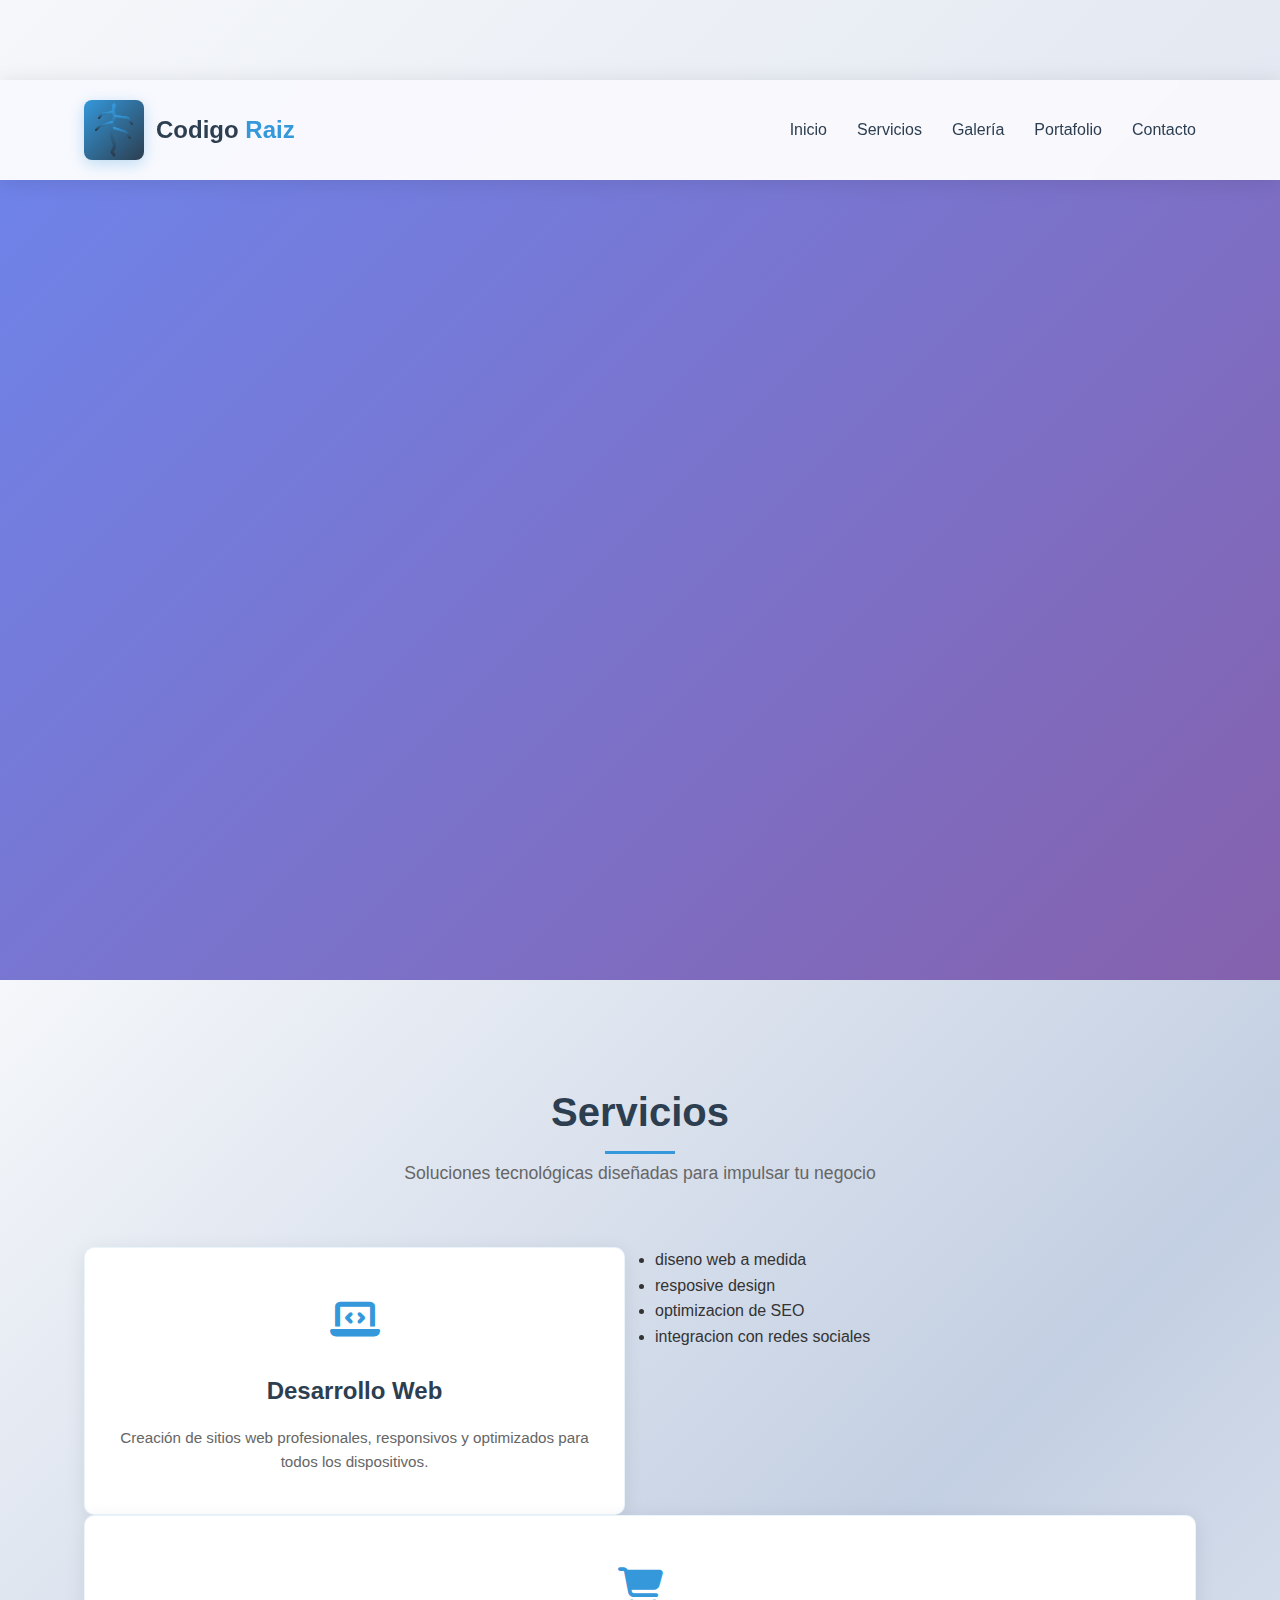
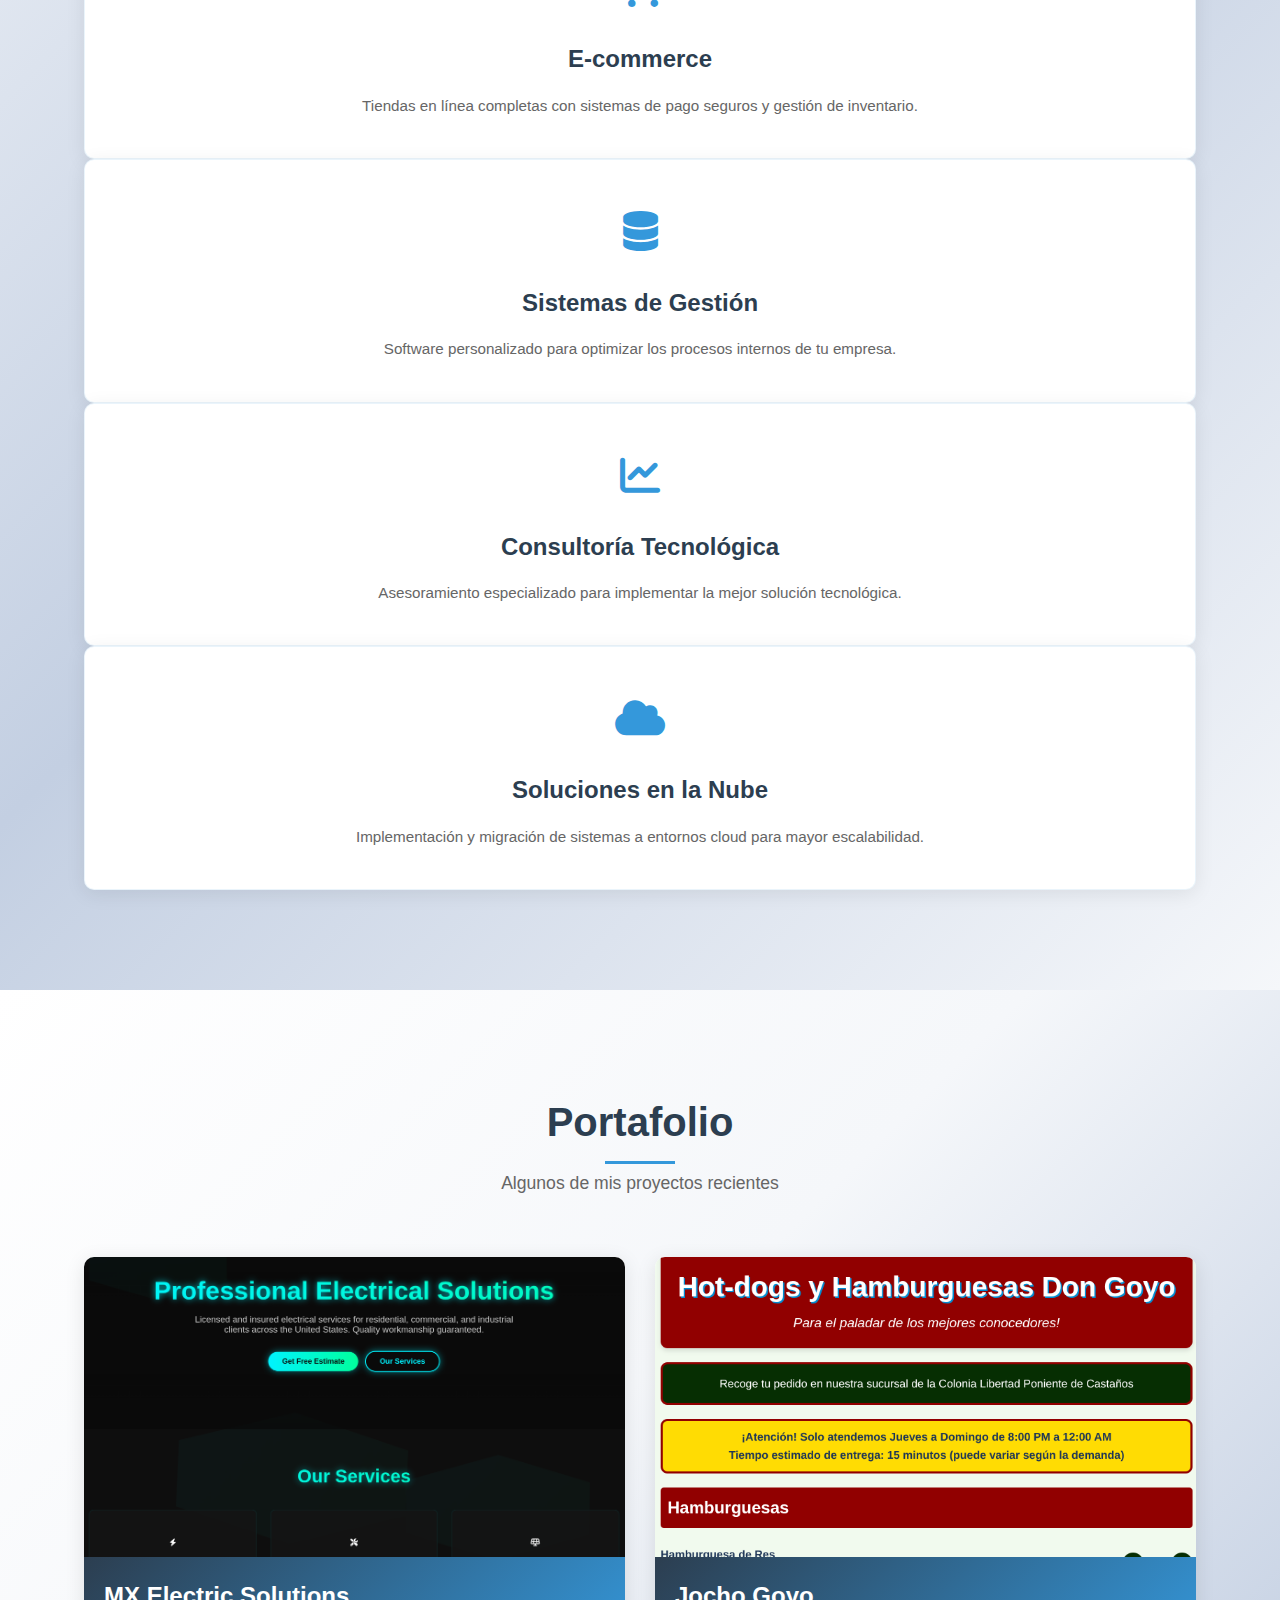
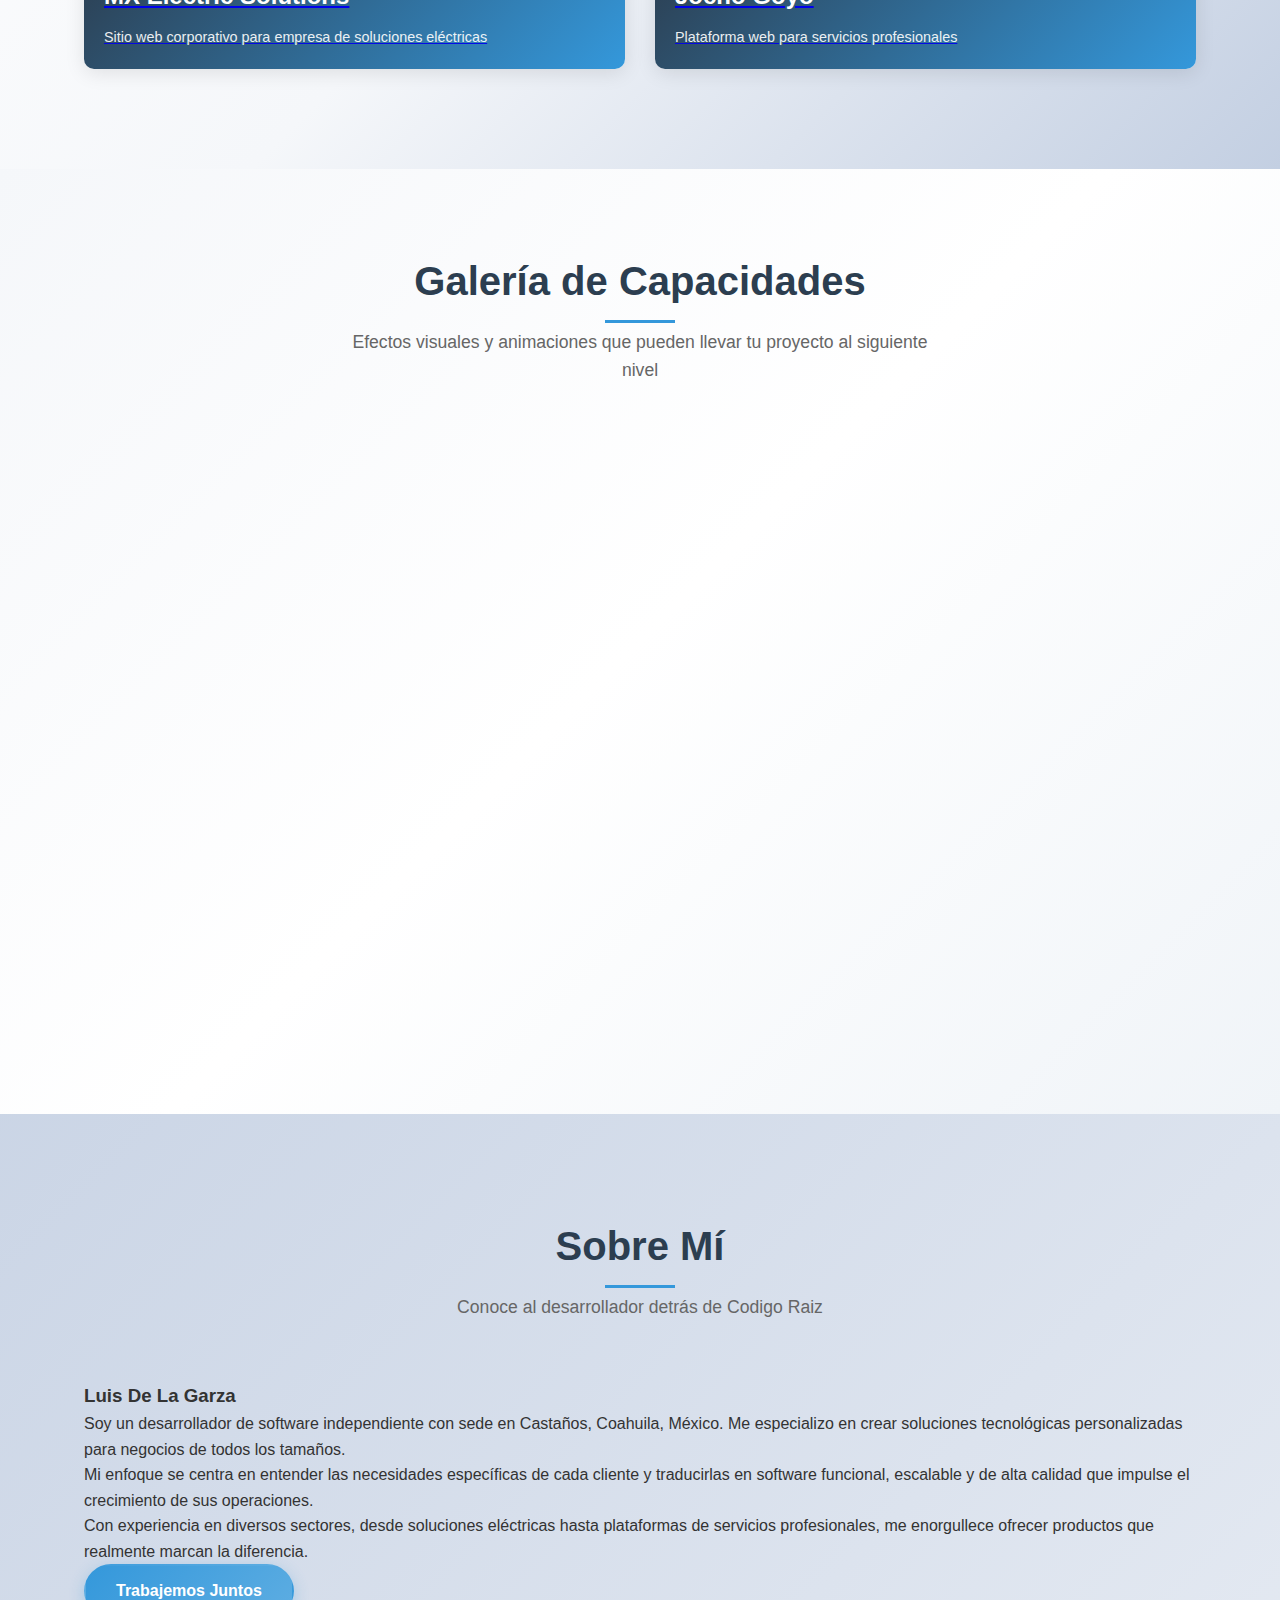
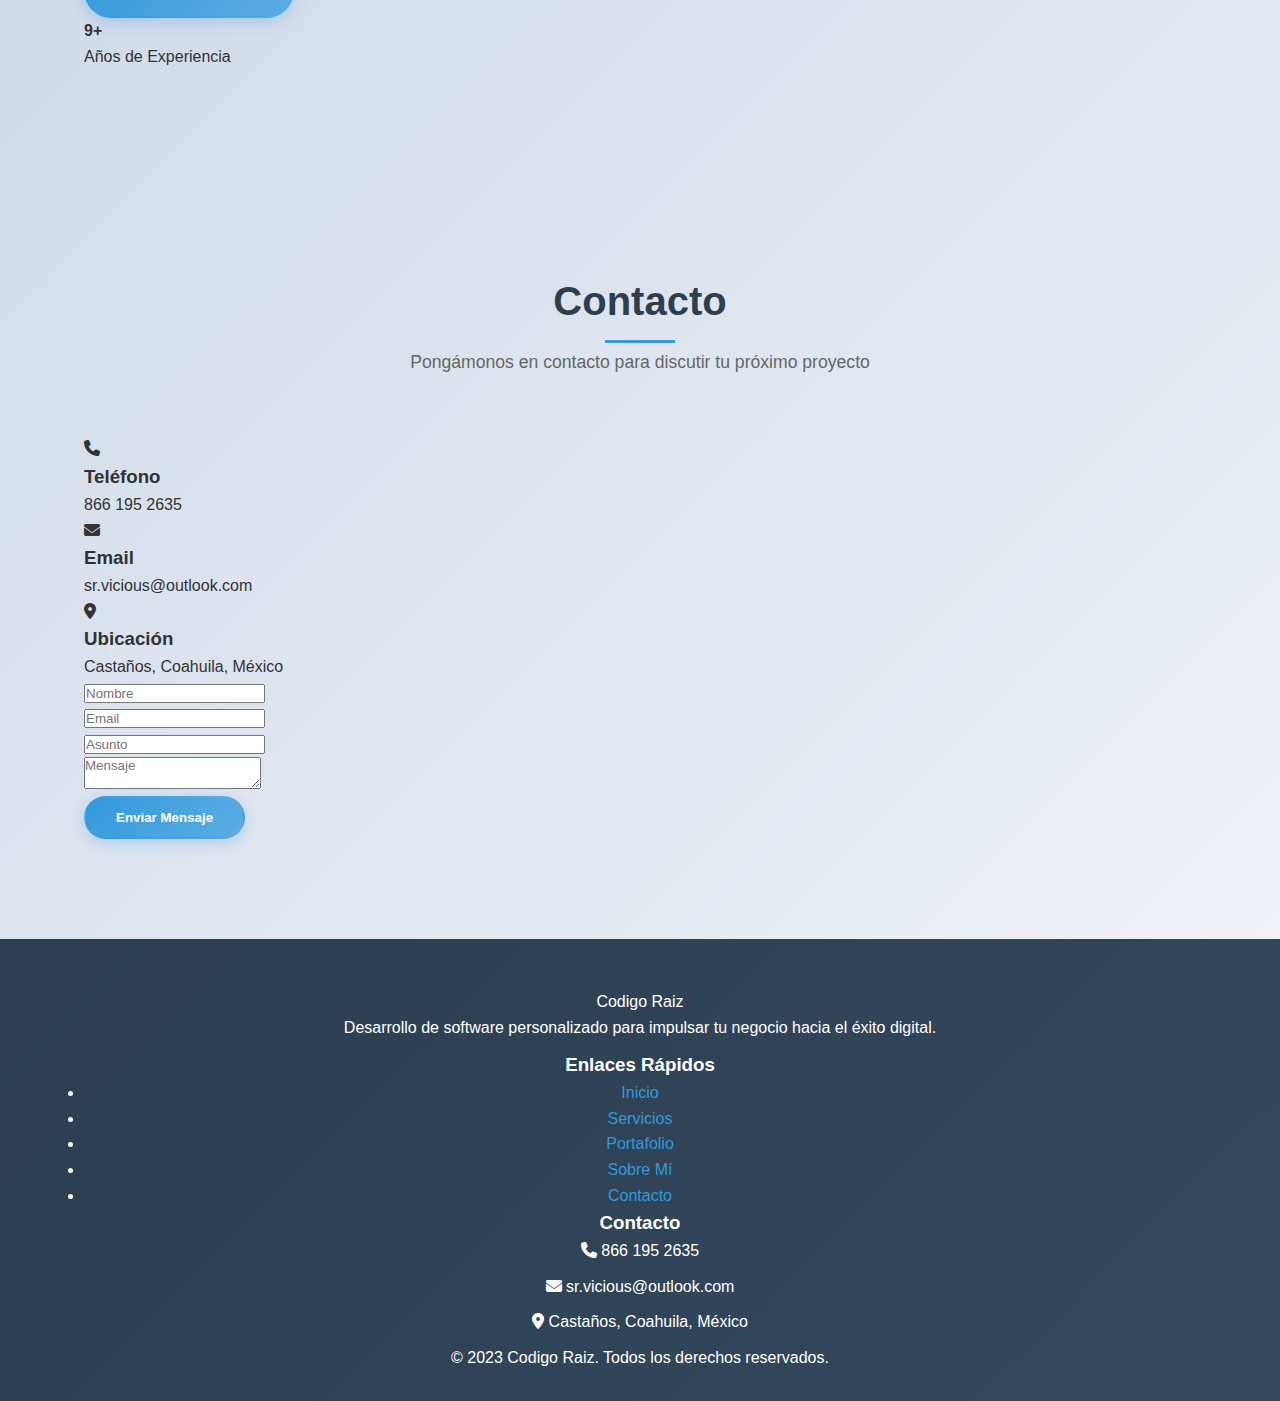
<file: index.html>
<!DOCTYPE html>
<html lang="es">
<head>
    <meta charset="UTF-8">
    <meta name="viewport" content="width=device-width, initial-scale=1.0">
    <meta name="description" content="Codigo - Raiz - Desarrollo de paginas de internet, Sitios Online, Paginas web, Software, Web Designer">
    <meta name="keywords" content="Desarrollador en Monclova, Servicios de software, Sitios Web , Creacion Programas empresas, Programas para la industria, Software Coahuila">
    <meta name="author" content="Codigo - Raiz">
    <meta property="og:title" content="Codigo - Raiz - Servicio de Software">
    <meta property="og:description" content="Profesional y de calidad servicio de Software en Monclova, Coahuila, Mexico">
    <meta property="og:image" content="https://Codigo-Raiz.online/logo.png">
    <meta property="og:url" content="https://Codigo-Raiz.online">
    <!-- Cache headers meta tags -->
    <meta http-equiv="Cache-Control" content="public, max-age=31536000, immutable">
    <meta http-equiv="Expires" content="Wed, 21 Oct 2026 07:28:00 GMT">
    <title>Codigo Raiz | Desarrollo de Software Profesional</title>
    <link rel="stylesheet" href="https://cdnjs.cloudflare.com/ajax/libs/font-awesome/6.4.0/css/all.min.css">
    <link rel="stylesheet" href="style.css">
</head>
<body>
    <!-- Header -->
    <header>
        <div class="container">
            <div class="nav-container">
                <div class="logo">
                    <svg class="logo-icon" viewBox="0 0 60 60" xmlns="http://www.w3.org/2000/svg">
                        <defs>
                            <linearGradient id="rootGradient" x1="0%" y1="0%" x2="0%" y2="100%">
                                <stop offset="0%" style="stop-color:#3498db;stop-opacity:1" />
                                <stop offset="100%" style="stop-color:#2c3e50;stop-opacity:1" />
                            </linearGradient>
                            <filter id="glow"><feGaussianBlur stdDeviation="0.5" result="coloredBlur"/><feMerge><feMergeNode in="coloredBlur"/><feMergeNode in="SourceGraphic"/></feMerge></filter>
                        </defs>
                        <polyline points="30,5 29,12 31,16 28,22 30,28 27,35 29,40 31,46 28,52 30,55" fill="none" stroke="url(#rootGradient)" stroke-width="3" stroke-linecap="round" filter="url(#glow)" class="root-line-main"/>
                        <polyline points="29,12 18,14 15,18" fill="none" stroke="url(#rootGradient)" stroke-width="2" stroke-linecap="round" filter="url(#glow)" class="root-line-left"/>
                        <polyline points="28,22 16,26 12,30" fill="none" stroke="url(#rootGradient)" stroke-width="2" stroke-linecap="round" filter="url(#glow)" class="root-line-left"/>
                        <polyline points="31,16 44,18 48,24" fill="none" stroke="url(#rootGradient)" stroke-width="2" stroke-linecap="round" filter="url(#glow)" class="root-line-right"/>
                        <polyline points="30,28 42,32 46,38" fill="none" stroke="url(#rootGradient)" stroke-width="2" stroke-linecap="round" filter="url(#glow)" class="root-line-right"/>
                    </svg>
                    <div class="logo-text">Codigo <span>Raiz</span></div>
                </div>
                <ul class="nav-links">
                    <li><a href="#inicio">Inicio</a></li>
                    <li><a href="#servicios">Servicios</a></li>
                    <li><a href="#showcase">Galería</a></li>
                    <li><a href="#portafolio">Portafolio</a></li>
                    <li><a href="#contacto">Contacto</a></li>
                </ul>
                <div class="mobile-menu">
                    <i class="fas fa-bars"></i>
                </div>
            </div>
        </div>
    </header>

    <!-- Hero Section -->
    <section class="hero" id="inicio">
        <div class="bird-container bird-container--one">
            <div class="bird bird--one"></div>
        </div>
        <div class="bird-container bird-container--two">
            <div class="bird bird--two"></div>
        </div>
        <div class="bird-container bird-container--three">
            <div class="bird bird--three"></div>
        </div>
        <div class="bird-container bird-container--four">
            <div class="bird bird--four"></div>
        </div>
        <div class="hero-content">
            <h1>Transformamos Ideas en Soluciones Digitales</h1>
            <p>Desarrollo de software a medida para pequeños y grandes negocios</p>
            <div class="hero-btns">
                <a href="#portafolio" class="btn btn-primary">Ver Proyectos</a>
                <a href="#contacto" class="btn btn-secondary">Contactar Ahora</a>
            </div>
        </div>
    </section>

    <!-- Servicios -->
    <section class="services" id="servicios">
        <div class="container">
            <div class="section-title">
                <h2>Servicios</h2>
                <p>Soluciones tecnológicas diseñadas para impulsar tu negocio</p>
            </div>
            <div class="services-grid">
                <!--servicio 1-->
                <div class="service-card" onclick="toggleServiceDetails(1)">
                    <div class="service-icon">
                        <i class="fas fa-laptop-code"></i>
                    </div>
                    <h3>Desarrollo Web</h3>
                    <p>Creación de sitios web profesionales, responsivos y optimizados para todos los dispositivos.</p>
                </div>
                <div class="service-details" id="service-details-1">
                    <ul>
                        <li>diseno web a medida</li>
                        <li>resposive design</li>
                        <li>optimizacion de SEO</li>
                        <li>integracion con redes sociales</li>
                    </ul>
                </div>
            </div>
            
                <div class="service-card">
                    <div class="service-icon">
                        <i class="fas fa-shopping-cart"></i>
                    </div>
                    <h3>E-commerce</h3>
                    <p>Tiendas en línea completas con sistemas de pago seguros y gestión de inventario.</p>
                </div>
                <div class="service-card">
                    <div class="service-icon">
                        <i class="fas fa-database"></i>
                    </div>
                    <h3>Sistemas de Gestión</h3>
                    <p>Software personalizado para optimizar los procesos internos de tu empresa.</p>
                </div>
                <div class="service-card">
                    <div class="service-icon">
                        <i class="fas fa-chart-line"></i>
                    </div>
                    <h3>Consultoría Tecnológica</h3>
                    <p>Asesoramiento especializado para implementar la mejor solución tecnológica.</p>
                </div>
                <div class="service-card">
                    <div class="service-icon">
                        <i class="fas fa-cloud"></i>
                    </div>
                    <h3>Soluciones en la Nube</h3>
                    <p>Implementación y migración de sistemas a entornos cloud para mayor escalabilidad.</p>
                </div>
            </div>
        </div>
    </section>

    <!-- Portafolio -->
    <section class="portfolio" id="portafolio">
        <div class="container">
            <div class="section-title">
                <h2>Portafolio</h2>
                <p>Algunos de mis proyectos recientes</p>
            </div>
        <div class="portfolio-grid">
            <a href="https://mxelectricsolutions.com/">
                <div class="portfolio-item">
                    <div class="portfolio-img" style="background-image: url('mxelectricsolutions.png');"></div>
                        <div class="portfolio-overlay">
                                <h3>MX Electric Solutions</h3>
                                <p>Sitio web corporativo para empresa de soluciones eléctricas</p>
                     </div>
               </div>
            </a>
            <a href="https://jochogoyo.netlify.app/">
                <div class="portfolio-item">
                     <div class="portfolio-img" style="background-image: url('jochogoyo.png');"></div>
                            <div class="portfolio-overlay">
                                <h3>Jocho Goyo</h3>
                                <p>Plataforma web para servicios profesionales</p>
                            </div>
                     </div>
                </div>
            </a>
        </div>
    </section>

    <!-- Showcase Visual Effects -->
    <section class="showcase" id="showcase">
        <div class="container">
            <div class="section-title">
                <h2>Galería de Capacidades</h2>
                <p>Efectos visuales y animaciones que pueden llevar tu proyecto al siguiente nivel</p>
            </div>
            
            <div class="showcase-grid">
                <!-- Card 1: Blue Glow -->
                <div class="showcase-card card-blue">
                    <div class="card-inner">
                        <div class="card-icon icon-blue"><i class="fas fa-cube"></i></div>
                        <h3>Interfaces 3D</h3>
                        <p>Efectos de profundidad y transformaciones 3D</p>
                    </div>
                    <div class="card-bg-effect effect-blue"></div>
                </div>
                
                <!-- Card 2: Green Glow -->
                <div class="showcase-card card-green">
                    <div class="card-inner">
                        <div class="card-icon icon-green"><i class="fas fa-waveform-lines"></i></div>
                        <h3>Ondas Animadas</h3>
                        <p>Animaciones fluidas y patrones de movimiento</p>
                    </div>
                    <div class="card-bg-effect effect-green"></div>
                </div>
                
                <!-- Card 3: Purple Glow -->
                <div class="showcase-card card-purple">
                    <div class="card-inner">
                        <div class="card-icon icon-purple"><i class="fas fa-sparkles"></i></div>
                        <h3>Partículas</h3>
                        <p>Sistemas de partículas dinámicas y ópales</p>
                    </div>
                    <div class="card-bg-effect effect-purple"></div>
                </div>
                
                <!-- Card 4: Red Glow -->
                <div class="showcase-card card-red">
                    <div class="card-inner">
                        <div class="card-icon icon-red"><i class="fas fa-bolt"></i></div>
                        <h3>Micro Interacciones</h3>
                        <p>Respuestas visuales rápidas y satisfactorias</p>
                    </div>
                    <div class="card-bg-effect effect-red"></div>
                </div>
                
                <!-- Card 5: Cyan Glow -->
                <div class="showcase-card card-cyan">
                    <div class="card-inner">
                        <div class="card-icon icon-cyan"><i class="fas fa-palette"></i></div>
                        <h3>Gradientes</h3>
                        <p>Paletas de color dinámicas y degradados sofisticados</p>
                    </div>
                    <div class="card-bg-effect effect-cyan"></div>
                </div>
                
                <!-- Card 6: Gold Glow -->
                <div class="showcase-card card-gold">
                    <div class="card-inner">
                        <div class="card-icon icon-gold"><i class="fas fa-infinity"></i></div>
                        <h3>Scroll Effects</h3>
                        <p>Efectos sincronizados con el desplazamiento</p>
                    </div>
                    <div class="card-bg-effect effect-gold"></div>
                </div>
            </div>
        </div>
    </section>

    <!-- Sobre Mí -->
    <section class="about" id="sobre-mi">
        <div class="container">
            <div class="section-title">
                <h2>Sobre Mí</h2>
                <p>Conoce al desarrollador detrás de Codigo Raiz</p>
            </div>
            <div class="about-content">
                <div class="about-text">
                    <h3>Luis De La Garza</h3>
                    <p>Soy un desarrollador de software independiente con sede en Castaños, Coahuila, México. Me especializo en crear soluciones tecnológicas personalizadas para negocios de todos los tamaños.</p>
                    <p>Mi enfoque se centra en entender las necesidades específicas de cada cliente y traducirlas en software funcional, escalable y de alta calidad que impulse el crecimiento de sus operaciones.</p>
                    <p>Con experiencia en diversos sectores, desde soluciones eléctricas hasta plataformas de servicios profesionales, me enorgullece ofrecer productos que realmente marcan la diferencia.</p>
                    <a href="#contacto" class="btn btn-primary">Trabajemos Juntos</a>
                </div>
                <div class="about-image">
                   <!-- <div class="about-img" style="background-image: url('https://images.unsplash.com/photo-1507003211169-0a1dd7228f2d?ixlib=rb-4.0.3&auto=format&fit=crop&w=800&q=80'); height: 400px; background-size: cover; background-position: center;"></div>
                    --><div class="experience-badge">
                        <h4>9+</h4>
                        <p>Años de Experiencia</p>
                    </div>
                </div>
            </div>
        </div>
    </section>

    <!-- Contacto -->
    <section class="contact" id="contacto">
        <div class="container">
            <div class="section-title">
                <h2>Contacto</h2>
                <p>Pongámonos en contacto para discutir tu próximo proyecto</p>
            </div>
            <div class="contact-info">
                <div class="contact-item">
                    <div class="contact-icon">
                        <i class="fas fa-phone"></i>
                    </div>
                    <h3>Teléfono</h3>
                    <p>866 195 2635</p>
                </div>
                <div class="contact-item">
                    <div class="contact-icon">
                        <i class="fas fa-envelope"></i>
                    </div>
                    <h3>Email</h3>
                    <p>sr.vicious@outlook.com</p>
                </div>
                <div class="contact-item">
                    <div class="contact-icon">
                        <i class="fas fa-map-marker-alt"></i>
                    </div>
                    <h3>Ubicación</h3>
                    <p>Castaños, Coahuila, México</p>
                </div>
            </div>
            <div class="contact-form">
                <form>
                    <div class="form-group">
                        <input type="text" class="form-control" placeholder="Nombre" required>
                    </div>
                    <div class="form-group">
                        <input type="email" class="form-control" placeholder="Email" required>
                    </div>
                    <div class="form-group">
                        <input type="text" class="form-control" placeholder="Asunto" required>
                    </div>
                    <div class="form-group">
                        <textarea class="form-control" placeholder="Mensaje" required></textarea>
                    </div>
                    <button type="submit" class="btn btn-primary">Enviar Mensaje</button>
                    <div id="paypal-button-container-P-6XV01885G7266931GNFTRWNI"></div>
<script src="https://www.paypal.com/sdk/js?client-id=AS1MC9Bx35ZQaDtQstjLhWgDH2rGXLVItp6FxBfW1HM0zPFgJFPMiq5ddbcuz3sPXC8zlfrvbyyZynh5&vault=true&intent=subscription" data-sdk-integration-source="button-factory"></script>
<script>
  paypal.Buttons({
      style: {
          shape: 'pill',
          color: 'blue',
          layout: 'vertical',
          label: 'subscribe'
      },
      createSubscription: function(data, actions) {
        return actions.subscription.create({
          /* Creates the subscription */
          plan_id: 'P-6XV01885G7266931GNFTRWNI'
        });
      },
      onApprove: function(data, actions) {
        alert(data.subscriptionID); // You can add optional success message for the subscriber here
      }
  }).render('#paypal-button-container-P-6XV01885G7266931GNFTRWNI'); // Renders the PayPal button
</script>
                </form>
            </div>
        </div>
    </section>

    <!-- Footer -->
    <footer>
        <div class="container">
            <div class="footer-content">
                <div class="footer-about">
                    <div class="footer-logo">Codigo <span>Raiz</span></div>
                    <p>Desarrollo de software personalizado para impulsar tu negocio hacia el éxito digital.</p>
                   <!-- <div class="social-links">
                        <a href="#"><i class="fab fa-facebook-f"></i></a>
                        <a href="#"><i class="fab fa-twitter"></i></a>
                        <a href="#"><i class="fab fa-instagram"></i></a>
                        <a href="#"><i class="fab fa-linkedin-in"></i></a>
                    </div> -->
                </div>
                <div class="footer-links">
                    <h3>Enlaces Rápidos</h3>
                    <ul>
                        <li><a href="#inicio">Inicio</a></li>
                        <li><a href="#servicios">Servicios</a></li>
                        <li><a href="#portafolio">Portafolio</a></li>
                        <li><a href="#sobre-mi">Sobre Mí</a></li>
                        <li><a href="#contacto">Contacto</a></li>
                    </ul>
                </div>
                <div class="footer-contact">
                    <h3>Contacto</h3>
                    <p><i class="fas fa-phone"></i> 866 195 2635</p>
                    <p><i class="fas fa-envelope"></i> sr.vicious@outlook.com</p>
                    <p><i class="fas fa-map-marker-alt"></i> Castaños, Coahuila, México</p>
                </div>
            </div>
            <div class="footer-bottom">
                <p>&copy; 2023 Codigo Raiz. Todos los derechos reservados.</p>
            </div>
        </div>
    </footer>

    <script src="script.js" defer></script>
</body>
</html>
</file>
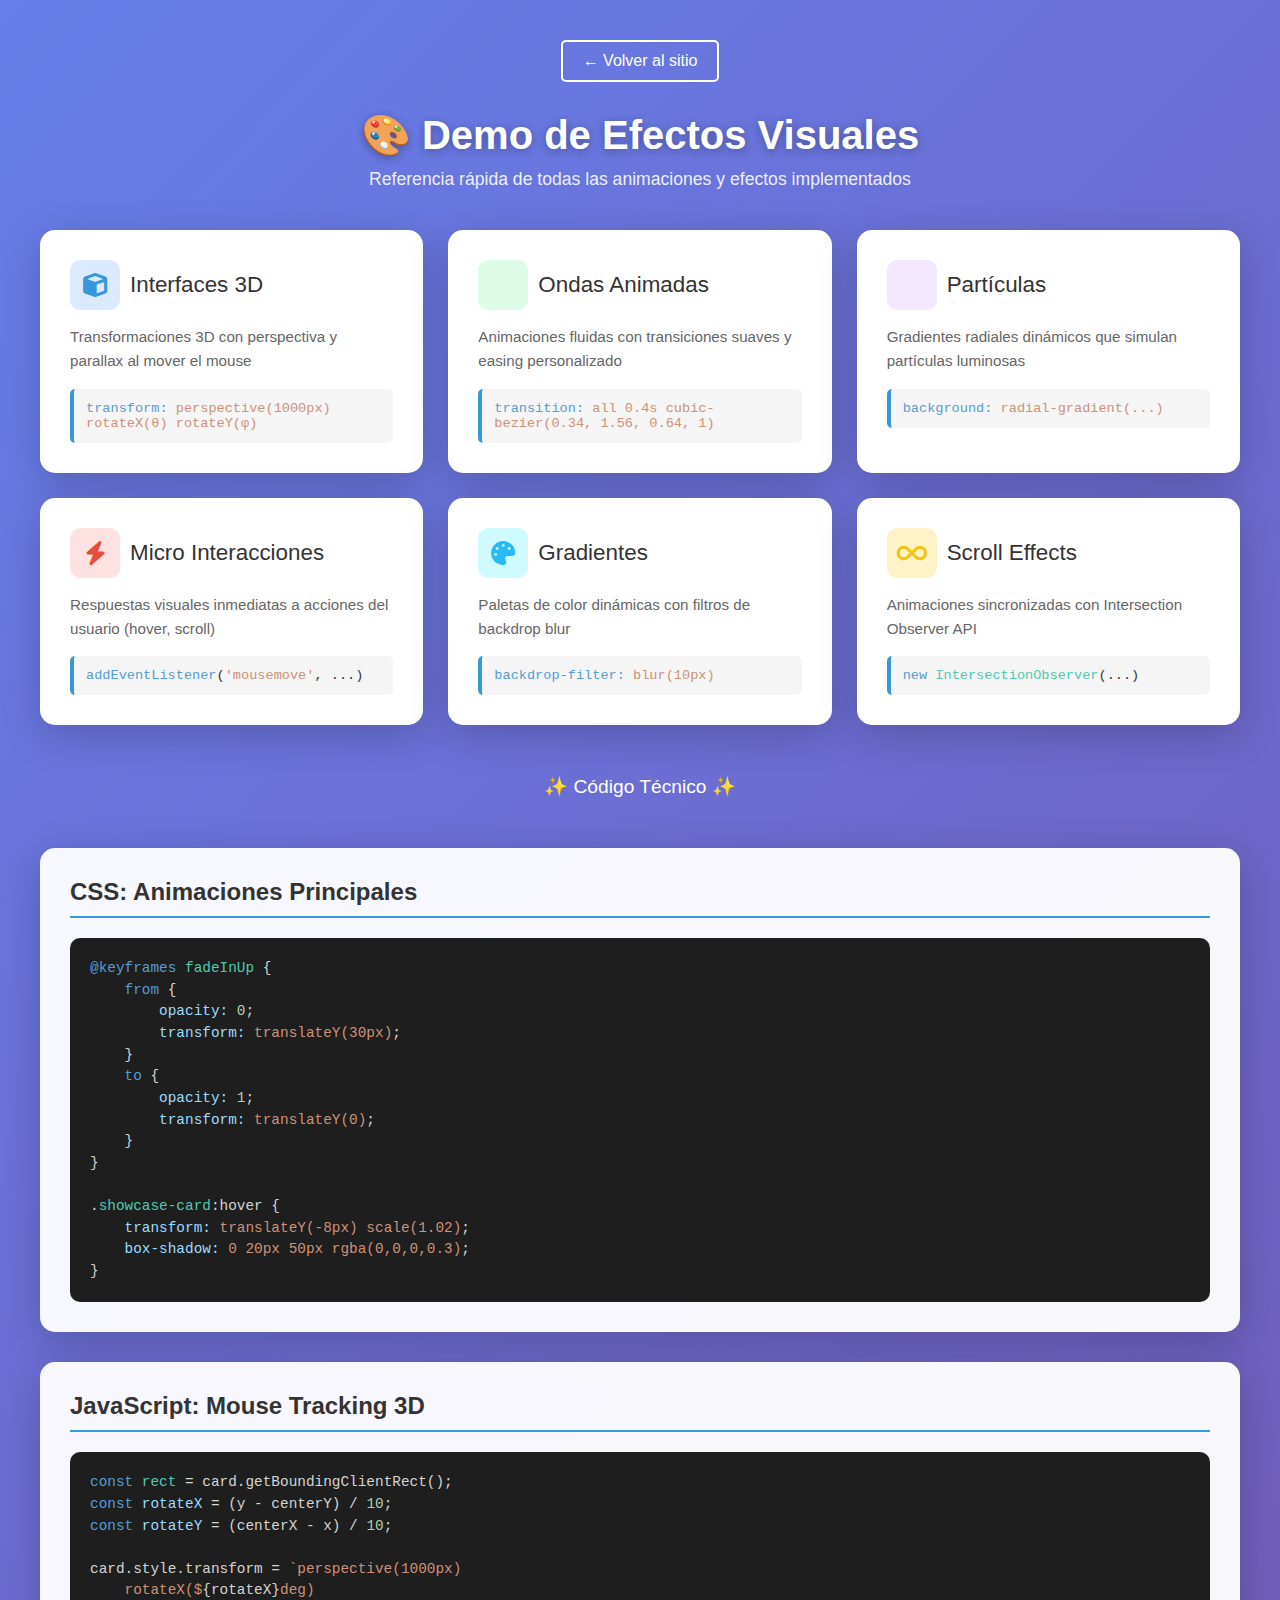
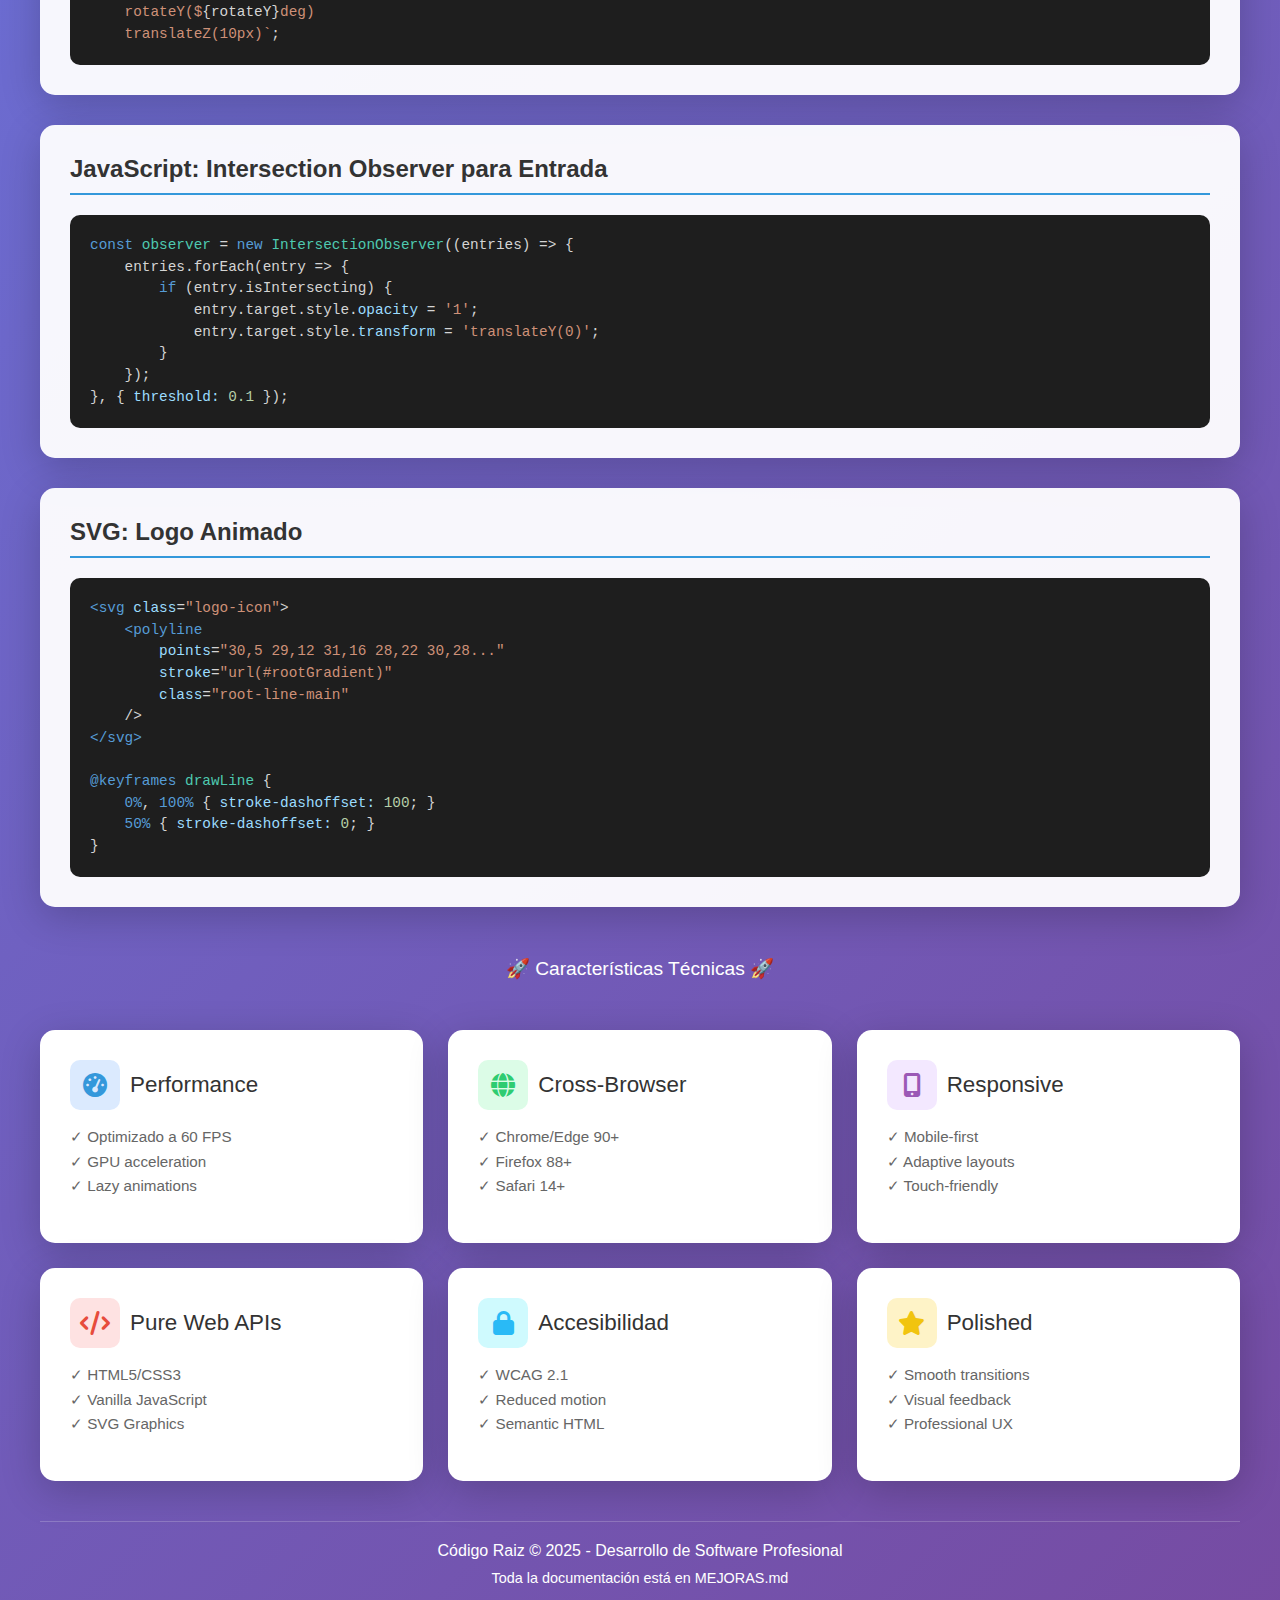
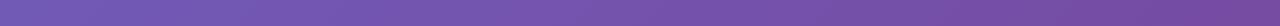
<file: DEMO-EFECTOS.html>
<!DOCTYPE html>
<html lang="es">
<head>
    <meta charset="UTF-8">
    <meta name="viewport" content="width=device-width, initial-scale=1.0">
    <title>Demo - Efectos Visuales | Codigo Raiz</title>
    <link rel="stylesheet" href="https://cdnjs.cloudflare.com/ajax/libs/font-awesome/6.4.0/css/all.min.css">
    <style>
        * {
            margin: 0;
            padding: 0;
            box-sizing: border-box;
        }

        body {
            font-family: 'Segoe UI', Tahoma, Geneva, Verdana, sans-serif;
            background: linear-gradient(135deg, #667eea 0%, #764ba2 100%);
            min-height: 100vh;
            padding: 40px 20px;
        }

        .container {
            max-width: 1200px;
            margin: 0 auto;
        }

        h1 {
            text-align: center;
            color: white;
            margin-bottom: 10px;
            font-size: 2.5rem;
            text-shadow: 0 2px 10px rgba(0,0,0,0.3);
        }

        .subtitle {
            text-align: center;
            color: rgba(255,255,255,0.9);
            margin-bottom: 40px;
            font-size: 1.1rem;
        }

        .effects-grid {
            display: grid;
            grid-template-columns: repeat(auto-fit, minmax(300px, 1fr));
            gap: 25px;
            margin-bottom: 40px;
        }

        .effect-card {
            background: white;
            border-radius: 15px;
            padding: 30px;
            box-shadow: 0 10px 40px rgba(0,0,0,0.2);
            transition: all 0.4s cubic-bezier(0.34, 1.56, 0.64, 1);
            position: relative;
            overflow: hidden;
        }

        .effect-card::before {
            content: '';
            position: absolute;
            top: 0;
            left: -100%;
            width: 100%;
            height: 100%;
            background: linear-gradient(90deg, transparent, rgba(255,255,255,0.3), transparent);
            transition: left 0.5s;
        }

        .effect-card:hover::before {
            left: 100%;
        }

        .effect-card:hover {
            transform: translateY(-8px) scale(1.02);
            box-shadow: 0 20px 60px rgba(0,0,0,0.3);
        }

        .effect-title {
            font-size: 1.4rem;
            color: #333;
            margin-bottom: 15px;
            display: flex;
            align-items: center;
            gap: 10px;
        }

        .effect-icon {
            width: 50px;
            height: 50px;
            display: flex;
            align-items: center;
            justify-content: center;
            border-radius: 10px;
            font-size: 24px;
        }

        .icon-blue {
            background: #dbeafe;
            color: #3498db;
        }

        .icon-green {
            background: #dcfce7;
            color: #2ecc71;
        }

        .icon-purple {
            background: #f3e8ff;
            color: #9b59b6;
        }

        .icon-red {
            background: #fee2e2;
            color: #e74c3c;
        }

        .icon-cyan {
            background: #cffafe;
            color: #29baf6;
        }

        .icon-gold {
            background: #fef3c7;
            color: #f1c40f;
        }

        .effect-desc {
            color: #666;
            font-size: 0.95rem;
            line-height: 1.6;
            margin-bottom: 15px;
        }

        .code-block {
            background: #f5f5f5;
            border-left: 4px solid #3498db;
            padding: 12px;
            border-radius: 5px;
            font-family: 'Courier New', monospace;
            font-size: 0.85rem;
            overflow-x: auto;
            color: #333;
        }

        .section-divider {
            text-align: center;
            margin: 50px 0;
            font-size: 1.2rem;
            color: white;
        }

        .code-section {
            background: rgba(255,255,255,0.95);
            border-radius: 15px;
            padding: 30px;
            margin-bottom: 30px;
            box-shadow: 0 10px 40px rgba(0,0,0,0.2);
        }

        .code-section h2 {
            color: #333;
            margin-bottom: 20px;
            padding-bottom: 10px;
            border-bottom: 2px solid #3498db;
        }

        pre {
            background: #1e1e1e;
            color: #d4d4d4;
            padding: 20px;
            border-radius: 10px;
            overflow-x: auto;
            font-size: 0.9rem;
            line-height: 1.5;
        }

        .highlight {
            color: #4ec9b0;
        }

        .keyword {
            color: #569cd6;
        }

        .string {
            color: #ce9178;
        }

        .property {
            color: #9cdcfe;
        }

        .value {
            color: #b5cea8;
        }

        .footer {
            text-align: center;
            color: white;
            margin-top: 40px;
            padding-top: 20px;
            border-top: 1px solid rgba(255,255,255,0.2);
        }

        .back-link {
            text-align: center;
            margin-bottom: 30px;
        }

        .back-link a {
            color: white;
            text-decoration: none;
            padding: 10px 20px;
            border: 2px solid white;
            border-radius: 5px;
            transition: all 0.3s;
            display: inline-block;
        }

        .back-link a:hover {
            background: white;
            color: #667eea;
        }

        @media (max-width: 768px) {
            h1 {
                font-size: 2rem;
            }

            .effects-grid {
                grid-template-columns: 1fr;
            }

            .code-section {
                padding: 20px;
            }

            pre {
                font-size: 0.8rem;
            }
        }
    </style>
</head>
<body>
    <div class="container">
        <div class="back-link">
            <a href="index.html">← Volver al sitio</a>
        </div>

        <h1>🎨 Demo de Efectos Visuales</h1>
        <p class="subtitle">Referencia rápida de todas las animaciones y efectos implementados</p>

        <!-- Showcase Effects -->
        <div class="effects-grid">
            <div class="effect-card">
                <div class="effect-title">
                    <div class="effect-icon icon-blue"><i class="fas fa-cube"></i></div>
                    <span>Interfaces 3D</span>
                </div>
                <p class="effect-desc">Transformaciones 3D con perspectiva y parallax al mover el mouse</p>
                <div class="code-block">
                    <span class="keyword">transform:</span> <span class="string">perspective(1000px) rotateX(θ) rotateY(φ)</span>
                </div>
            </div>

            <div class="effect-card">
                <div class="effect-title">
                    <div class="effect-icon icon-green"><i class="fas fa-waveform-lines"></i></div>
                    <span>Ondas Animadas</span>
                </div>
                <p class="effect-desc">Animaciones fluidas con transiciones suaves y easing personalizado</p>
                <div class="code-block">
                    <span class="keyword">transition:</span> <span class="string">all 0.4s cubic-bezier(0.34, 1.56, 0.64, 1)</span>
                </div>
            </div>

            <div class="effect-card">
                <div class="effect-title">
                    <div class="effect-icon icon-purple"><i class="fas fa-sparkles"></i></div>
                    <span>Partículas</span>
                </div>
                <p class="effect-desc">Gradientes radiales dinámicos que simulan partículas luminosas</p>
                <div class="code-block">
                    <span class="keyword">background:</span> <span class="string">radial-gradient(...)</span>
                </div>
            </div>

            <div class="effect-card">
                <div class="effect-title">
                    <div class="effect-icon icon-red"><i class="fas fa-bolt"></i></div>
                    <span>Micro Interacciones</span>
                </div>
                <p class="effect-desc">Respuestas visuales inmediatas a acciones del usuario (hover, scroll)</p>
                <div class="code-block">
                    <span class="keyword">addEventListener</span>(<span class="string">'mousemove'</span>, ...)
                </div>
            </div>

            <div class="effect-card">
                <div class="effect-title">
                    <div class="effect-icon icon-cyan"><i class="fas fa-palette"></i></div>
                    <span>Gradientes</span>
                </div>
                <p class="effect-desc">Paletas de color dinámicas con filtros de backdrop blur</p>
                <div class="code-block">
                    <span class="keyword">backdrop-filter:</span> <span class="string">blur(10px)</span>
                </div>
            </div>

            <div class="effect-card">
                <div class="effect-title">
                    <div class="effect-icon icon-gold"><i class="fas fa-infinity"></i></div>
                    <span>Scroll Effects</span>
                </div>
                <p class="effect-desc">Animaciones sincronizadas con Intersection Observer API</p>
                <div class="code-block">
                    <span class="keyword">new</span> <span class="highlight">IntersectionObserver</span>(...)
                </div>
            </div>
        </div>

        <div class="section-divider">✨ Código Técnico ✨</div>

        <!-- CSS Code Section -->
        <div class="code-section">
            <h2>CSS: Animaciones Principales</h2>
            <pre><span class="keyword">@keyframes</span> <span class="highlight">fadeInUp</span> {
    <span class="keyword">from</span> {
        <span class="property">opacity:</span> <span class="value">0</span>;
        <span class="property">transform:</span> <span class="string">translateY(30px)</span>;
    }
    <span class="keyword">to</span> {
        <span class="property">opacity:</span> <span class="value">1</span>;
        <span class="property">transform:</span> <span class="string">translateY(0)</span>;
    }
}

.<span class="highlight">showcase-card</span>:hover {
    <span class="property">transform:</span> <span class="string">translateY(-8px) scale(1.02)</span>;
    <span class="property">box-shadow:</span> <span class="string">0 20px 50px rgba(0,0,0,0.3)</span>;
}</pre>
        </div>

        <!-- JavaScript Code Section -->
        <div class="code-section">
            <h2>JavaScript: Mouse Tracking 3D</h2>
            <pre><span class="keyword">const</span> <span class="highlight">rect</span> = card.getBoundingClientRect();
<span class="keyword">const</span> <span class="property">rotateX</span> = (y - centerY) / <span class="value">10</span>;
<span class="keyword">const</span> <span class="property">rotateY</span> = (centerX - x) / <span class="value">10</span>;

card.style.transform = <span class="string">`perspective(1000px) 
    rotateX($</span>{rotateX}<span class="string">deg) 
    rotateY($</span>{rotateY}<span class="string">deg) 
    translateZ(10px)`</span>;</pre>
        </div>

        <!-- Intersection Observer Section -->
        <div class="code-section">
            <h2>JavaScript: Intersection Observer para Entrada</h2>
            <pre><span class="keyword">const</span> <span class="highlight">observer</span> = <span class="keyword">new</span> <span class="highlight">IntersectionObserver</span>((entries) => {
    entries.forEach(entry => {
        <span class="keyword">if</span> (entry.isIntersecting) {
            entry.target.style.<span class="property">opacity</span> = <span class="string">'1'</span>;
            entry.target.style.<span class="property">transform</span> = <span class="string">'translateY(0)'</span>;
        }
    });
}, { <span class="property">threshold:</span> <span class="value">0.1</span> });</pre>
        </div>

        <!-- Logo Animation Section -->
        <div class="code-section">
            <h2>SVG: Logo Animado</h2>
            <pre><span class="keyword">&lt;svg</span> <span class="property">class</span>=<span class="string">"logo-icon"</span>&gt;
    <span class="keyword">&lt;polyline</span>
        <span class="property">points</span>=<span class="string">"30,5 29,12 31,16 28,22 30,28..."</span>
        <span class="property">stroke</span>=<span class="string">"url(#rootGradient)"</span>
        <span class="property">class</span>=<span class="string">"root-line-main"</span>
    /&gt;
<span class="keyword">&lt;/svg&gt;</span>

<span class="keyword">@keyframes</span> <span class="highlight">drawLine</span> {
    <span class="keyword">0%</span>, <span class="keyword">100%</span> { <span class="property">stroke-dashoffset:</span> <span class="value">100</span>; }
    <span class="keyword">50%</span> { <span class="property">stroke-dashoffset:</span> <span class="value">0</span>; }
}</pre>
        </div>

        <div class="section-divider">🚀 Características Técnicas 🚀</div>

        <!-- Features -->
        <div class="effects-grid">
            <div class="effect-card">
                <div class="effect-title">
                    <div class="effect-icon icon-blue"><i class="fas fa-tachometer-alt"></i></div>
                    <span>Performance</span>
                </div>
                <p class="effect-desc">✓ Optimizado a 60 FPS<br>✓ GPU acceleration<br>✓ Lazy animations</p>
            </div>

            <div class="effect-card">
                <div class="effect-title">
                    <div class="effect-icon icon-green"><i class="fas fa-globe"></i></div>
                    <span>Cross-Browser</span>
                </div>
                <p class="effect-desc">✓ Chrome/Edge 90+<br>✓ Firefox 88+<br>✓ Safari 14+</p>
            </div>

            <div class="effect-card">
                <div class="effect-title">
                    <div class="effect-icon icon-purple"><i class="fas fa-mobile-alt"></i></div>
                    <span>Responsive</span>
                </div>
                <p class="effect-desc">✓ Mobile-first<br>✓ Adaptive layouts<br>✓ Touch-friendly</p>
            </div>

            <div class="effect-card">
                <div class="effect-title">
                    <div class="effect-icon icon-red"><i class="fas fa-code"></i></div>
                    <span>Pure Web APIs</span>
                </div>
                <p class="effect-desc">✓ HTML5/CSS3<br>✓ Vanilla JavaScript<br>✓ SVG Graphics</p>
            </div>

            <div class="effect-card">
                <div class="effect-title">
                    <div class="effect-icon icon-cyan"><i class="fas fa-lock"></i></div>
                    <span>Accesibilidad</span>
                </div>
                <p class="effect-desc">✓ WCAG 2.1<br>✓ Reduced motion<br>✓ Semantic HTML</p>
            </div>

            <div class="effect-card">
                <div class="effect-title">
                    <div class="effect-icon icon-gold"><i class="fas fa-star"></i></div>
                    <span>Polished</span>
                </div>
                <p class="effect-desc">✓ Smooth transitions<br>✓ Visual feedback<br>✓ Professional UX</p>
            </div>
        </div>

        <div class="footer">
            <p>Código Raiz © 2025 - Desarrollo de Software Profesional</p>
            <p style="margin-top: 10px; font-size: 0.9rem;">Toda la documentación está en MEJORAS.md</p>
        </div>
    </div>
</body>
</html>
</file>
<file: style.css>
/* ============================================
   CODIGO RAIZ - ESTILOS COMPLETOS v3.0
   ============================================ */

/* Variables y reset */
:root {
    --primary: #2c3e50;
    --secondary: #3498db;
    --accent: #e74c3c;
    --light: #ecf0f1;
    --dark: #2c3e50;
    --text: #333;
    --transition: all 0.3s ease;
}

* {
    margin: 0;
    padding: 0;
    box-sizing: border-box;
    font-family: 'Segoe UI', Tahoma, Geneva, Verdana, sans-serif;
}

html {
    scroll-behavior: smooth;
}

body {
    background: linear-gradient(135deg, #f5f7fa 0%, #c3cfe2 50%, #f5f7fa 100%);
    color: var(--text);
    line-height: 1.6;
    overflow-x: hidden;
    min-height: 100vh;
}

/* ============================================
   LOADING SCREEN - FANTASMA ANIMADO
   ============================================ */

.loading-screen {
    position: fixed;
    top: 0;
    left: 0;
    width: 100%;
    height: 100%;
    background: linear-gradient(135deg, #667eea 0%, #764ba2 50%, #f093fb 100%);
    display: flex;
    align-items: center;
    justify-content: center;
    z-index: 9999;
    animation: fadeOutLoading 0.8s ease-out 2s forwards;
}

@keyframes fadeOutLoading {
    0% {
        opacity: 1;
        visibility: visible;
    }
    100% {
        opacity: 0;
        visibility: hidden;
    }
}

.loading-container {
    position: relative;
    width: 200px;
    height: 250px;
    display: flex;
    flex-direction: column;
    align-items: center;
    justify-content: center;
}

.ghost-container {
    position: relative;
    margin-bottom: 20px;
}

.ghost {
    animation: float 3s ease-in-out infinite;
    filter: drop-shadow(0 0 20px rgba(52, 152, 219, 0.6));
    width: 150px;
    height: 150px;
}

@keyframes float {
    0%, 100% {
        transform: translateY(0px);
    }
    50% {
        transform: translateY(-20px);
    }
}

.loading-text {
    color: white;
    font-size: 18px;
    font-weight: 600;
    letter-spacing: 2px;
    animation: pulse 1.5s ease-in-out infinite;
}

@keyframes pulse {
    0%, 100% {
        opacity: 1;
    }
    50% {
        opacity: 0.5;
    }
}

/* ============================================
   HEADER Y NAVEGACIÓN
   ============================================ */

header {
    background: rgba(255, 255, 255, 0.95);
    box-shadow: 0 2px 20px rgba(0, 0, 0, 0.1);
    position: fixed;
    width: 100%;
    z-index: 1000;
    transition: var(--transition);
    backdrop-filter: blur(10px);
    -webkit-backdrop-filter: blur(10px);
}

.container {
    width: 90%;
    max-width: 1200px;
    margin: 0 auto;
    padding: 0 20px;
}

.nav-container {
    display: flex;
    justify-content: space-between;
    align-items: center;
    padding: 20px 0;
}

.logo {
    display: flex;
    align-items: center;
    gap: 12px;
}

.logo-icon {
    width: 60px;
    height: 60px;
    border-radius: 8px;
    display: flex;
    align-items: center;
    justify-content: center;
    background: linear-gradient(135deg, var(--secondary), var(--primary));
    box-shadow: 0 4px 15px rgba(52, 152, 219, 0.3);
}

.logo-icon img {
    width: 100%;
    height: 100%;
    object-fit: contain;
    padding: 8px;
}

.logo-text {
    font-size: 24px;
    font-weight: 700;
    color: var(--primary);
}

.logo-text span {
    color: var(--secondary);
}

.nav-links {
    display: flex;
    list-style: none;
}

.nav-links li {
    margin-left: 30px;
}

.nav-links a {
    text-decoration: none;
    color: var(--dark);
    font-weight: 500;
    transition: var(--transition);
    position: relative;
}

.nav-links a:hover {
    color: var(--secondary);
}

.nav-links a::after {
    content: '';
    position: absolute;
    width: 0;
    height: 2px;
    bottom: -5px;
    left: 0;
    background-color: var(--secondary);
    transition: var(--transition);
}

.nav-links a:hover::after {
    width: 100%;
}

.mobile-menu {
    display: none;
    font-size: 24px;
    cursor: pointer;
}

/* ============================================
   HERO SECTION
   ============================================ */

.hero {
    height: 100vh;
    display: flex;
    align-items: center;
    background: linear-gradient(135deg, rgba(102, 126, 234, 0.95), rgba(118, 75, 162, 0.85)), 
                url('https://images.unsplash.com/photo-1518709268805-4e9042af2176?ixlib=rb-4.0.3&auto=format&fit=crop&w=1920&q=80');
    background-size: cover;
    background-position: center;
    color: white;
    text-align: center;
    position: relative;
    overflow: hidden;
    margin-top: 80px;
}

.hero-content {
    max-width: 800px;
    margin: 0 auto;
    padding: 0 20px;
    z-index: 2;
}

.hero h1 {
    font-size: 3.5rem;
    margin-bottom: 20px;
    opacity: 0;
    animation: fadeInUp 1s forwards 0.5s;
    font-weight: 800;
    text-shadow: 0 2px 10px rgba(0,0,0,0.2);
}

.hero p {
    font-size: 1.5rem;
    margin-bottom: 30px;
    opacity: 0;
    animation: fadeInUp 1s forwards 0.8s;
    text-shadow: 0 1px 5px rgba(0,0,0,0.1);
}

.hero-btns {
    display: flex;
    justify-content: center;
    gap: 20px;
    opacity: 0;
    animation: fadeInUp 1s forwards 1.1s;
    flex-wrap: wrap;
}

@keyframes fadeInUp {
    from {
        opacity: 0;
        transform: translateY(30px);
    }
    to {
        opacity: 1;
        transform: translateY(0);
    }
}

.btn {
    padding: 12px 30px;
    border-radius: 30px;
    text-decoration: none;
    font-weight: 600;
    transition: var(--transition);
    display: inline-block;
    border: 2px solid transparent;
}

.btn-primary {
    background: linear-gradient(135deg, var(--secondary), #5dade2);
    color: white;
    box-shadow: 0 4px 15px rgba(52, 152, 219, 0.3);
}

.btn-primary:hover {
    transform: translateY(-3px);
    box-shadow: 0 8px 25px rgba(52, 152, 219, 0.5);
}

.btn-secondary {
    background-color: transparent;
    color: white;
    border-color: white;
}

.btn-secondary:hover {
    background-color: white;
    color: var(--primary);
    transform: translateY(-3px);
    box-shadow: 0 10px 20px rgba(0, 0, 0, 0.2);
}

/* ============================================
   SECCIONES GENERALES
   ============================================ */

section {
    padding: 100px 0;
    position: relative;
}

.section-title {
    text-align: center;
    margin-bottom: 60px;
}

.section-title h2 {
    font-size: 2.5rem;
    color: var(--primary);
    position: relative;
    display: inline-block;
    margin-bottom: 15px;
}

.section-title h2::after {
    content: '';
    position: absolute;
    width: 70px;
    height: 3px;
    background-color: var(--secondary);
    bottom: -10px;
    left: 50%;
    transform: translateX(-50%);
}

.section-title p {
    color: #666;
    max-width: 600px;
    margin: 0 auto;
    font-size: 1.1rem;
}

/* ============================================
   SERVICIOS
   ============================================ */

.services {
    background: linear-gradient(135deg, #f5f7fa 0%, #c3cfe2 50%, #f5f7fa 100%);
}

.services-grid {
    display: grid;
    grid-template-columns: repeat(auto-fit, minmax(300px, 1fr));
    gap: 30px;
}

.service-card {
    background: white;
    border-radius: 10px;
    padding: 40px 30px;
    text-align: center;
    box-shadow: 0 4px 20px rgba(0, 0, 0, 0.08);
    transition: all 0.4s cubic-bezier(0.34, 1.56, 0.64, 1);
    position: relative;
    overflow: hidden;
    cursor: pointer;
    border: 1px solid rgba(52, 152, 219, 0.1);
}

.service-card:hover {
    transform: translateY(-8px) scale(1.02);
    box-shadow: 0 12px 35px rgba(52, 152, 219, 0.2);
}

.service-icon {
    font-size: 40px;
    color: var(--secondary);
    margin-bottom: 20px;
}

.service-card h3 {
    font-size: 1.5rem;
    margin-bottom: 15px;
    color: var(--primary);
}

.service-card p {
    color: #666;
    font-size: 0.95rem;
    line-height: 1.6;
}

/* ============================================
   SHOWCASE / GALERÍA
   ============================================ */

.showcase {
    padding: 80px 0;
    background: linear-gradient(135deg, #f5f7fa 0%, #ffffff 50%, #f0f4f8 100%);
    position: relative;
    overflow: hidden;
}

.showcase-grid {
    display: grid;
    grid-template-columns: repeat(auto-fit, minmax(300px, 1fr));
    gap: 30px;
    position: relative;
    z-index: 2;
}

.showcase-card {
    background: rgba(255, 255, 255, 0.8);
    border-radius: 12px;
    padding: 30px 20px;
    position: relative;
    overflow: hidden;
    cursor: pointer;
    transition: all 0.4s cubic-bezier(0.34, 1.56, 0.64, 1);
    border: 2px solid rgba(255, 255, 255, 0.5);
    -webkit-backdrop-filter: blur(10px);
    backdrop-filter: blur(10px);
    box-shadow: 0 8px 32px 0 rgba(31, 38, 135, 0.08);
    min-height: 280px;
    display: flex;
    flex-direction: column;
    justify-content: center;
    align-items: center;
    text-align: center;
}

.showcase-card:hover {
    transform: translateY(-8px) scale(1.02);
    box-shadow: 0 20px 50px 0 rgba(31, 38, 135, 0.2);
}

.card-bg-effect {
    position: absolute;
    top: 0;
    left: 0;
    width: 100%;
    height: 100%;
    opacity: 0;
    transition: opacity 0.4s ease;
    z-index: 0;
    border-radius: 12px;
}

.showcase-card:hover .card-bg-effect {
    opacity: 0.15;
}

.card-inner {
    position: relative;
    z-index: 2;
    width: 100%;
}

.card-icon {
    font-size: 50px;
    margin-bottom: 20px;
    transition: all 0.4s ease;
    display: flex;
    align-items: center;
    justify-content: center;
    width: 80px;
    height: 80px;
    border-radius: 50%;
    background: rgba(255, 255, 255, 0.5);
    -webkit-backdrop-filter: blur(10px);
    backdrop-filter: blur(10px);
    margin-left: auto;
    margin-right: auto;
}

.card-icon.icon-blue {
    color: #3498db;
    box-shadow: 0 0 20px rgba(52, 152, 219, 0.3), inset 0 0 20px rgba(52, 152, 219, 0.1);
}

.showcase-card:hover .card-icon {
    transform: scale(1.15) rotate(5deg);
}

.showcase-card h3 {
    font-size: 24px;
    margin: 15px 0 10px 0;
    color: var(--primary);
    font-weight: 700;
}

.showcase-card p {
    color: #666;
    font-size: 14px;
    line-height: 1.6;
}

/* ============================================
   PORTFOLIO
   ============================================ */

.portfolio {
    background: linear-gradient(135deg, #ffffff 0%, #f5f7fa 50%, #c3cfe2 100%);
}

.portfolio-grid {
    display: grid;
    grid-template-columns: repeat(auto-fit, minmax(300px, 1fr));
    gap: 30px;
}

.portfolio-item {
    background: white;
    border-radius: 10px;
    overflow: hidden;
    box-shadow: 0 4px 20px rgba(0, 0, 0, 0.1);
    transition: all 0.4s ease;
    position: relative;
}

.portfolio-item:hover {
    transform: translateY(-8px);
    box-shadow: 0 12px 35px rgba(0, 0, 0, 0.2);
}

.portfolio-img {
    width: 100%;
    height: 300px;
    background-size: cover;
    background-position: center;
}

.portfolio-overlay {
    padding: 20px;
    background: linear-gradient(135deg, var(--primary), var(--secondary));
    color: white;
}

.portfolio-overlay h3 {
    font-size: 1.5rem;
    margin-bottom: 10px;
}

.portfolio-overlay p {
    font-size: 0.9rem;
    opacity: 0.9;
}

/* ============================================
   FOOTER
   ============================================ */

footer {
    background: linear-gradient(135deg, #2c3e50 0%, #34495e 100%);
    color: white;
    padding: 50px 0 20px;
    text-align: center;
}

footer p {
    margin-bottom: 10px;
}

footer a {
    color: var(--secondary);
    text-decoration: none;
    transition: var(--transition);
}

footer a:hover {
    color: white;
}

/* ============================================
   RESPONSIVE
   ============================================ */

@media (max-width: 768px) {
    .hero h1 {
        font-size: 2rem;
    }

    .hero p {
        font-size: 1.1rem;
    }

    .section-title h2 {
        font-size: 2rem;
    }

    .nav-links {
        display: none;
    }

    .mobile-menu {
        display: block;
    }

    .hero-btns {
        flex-direction: column;
    }

    .showcase-card {
        min-height: 240px;
    }
}
</file>
